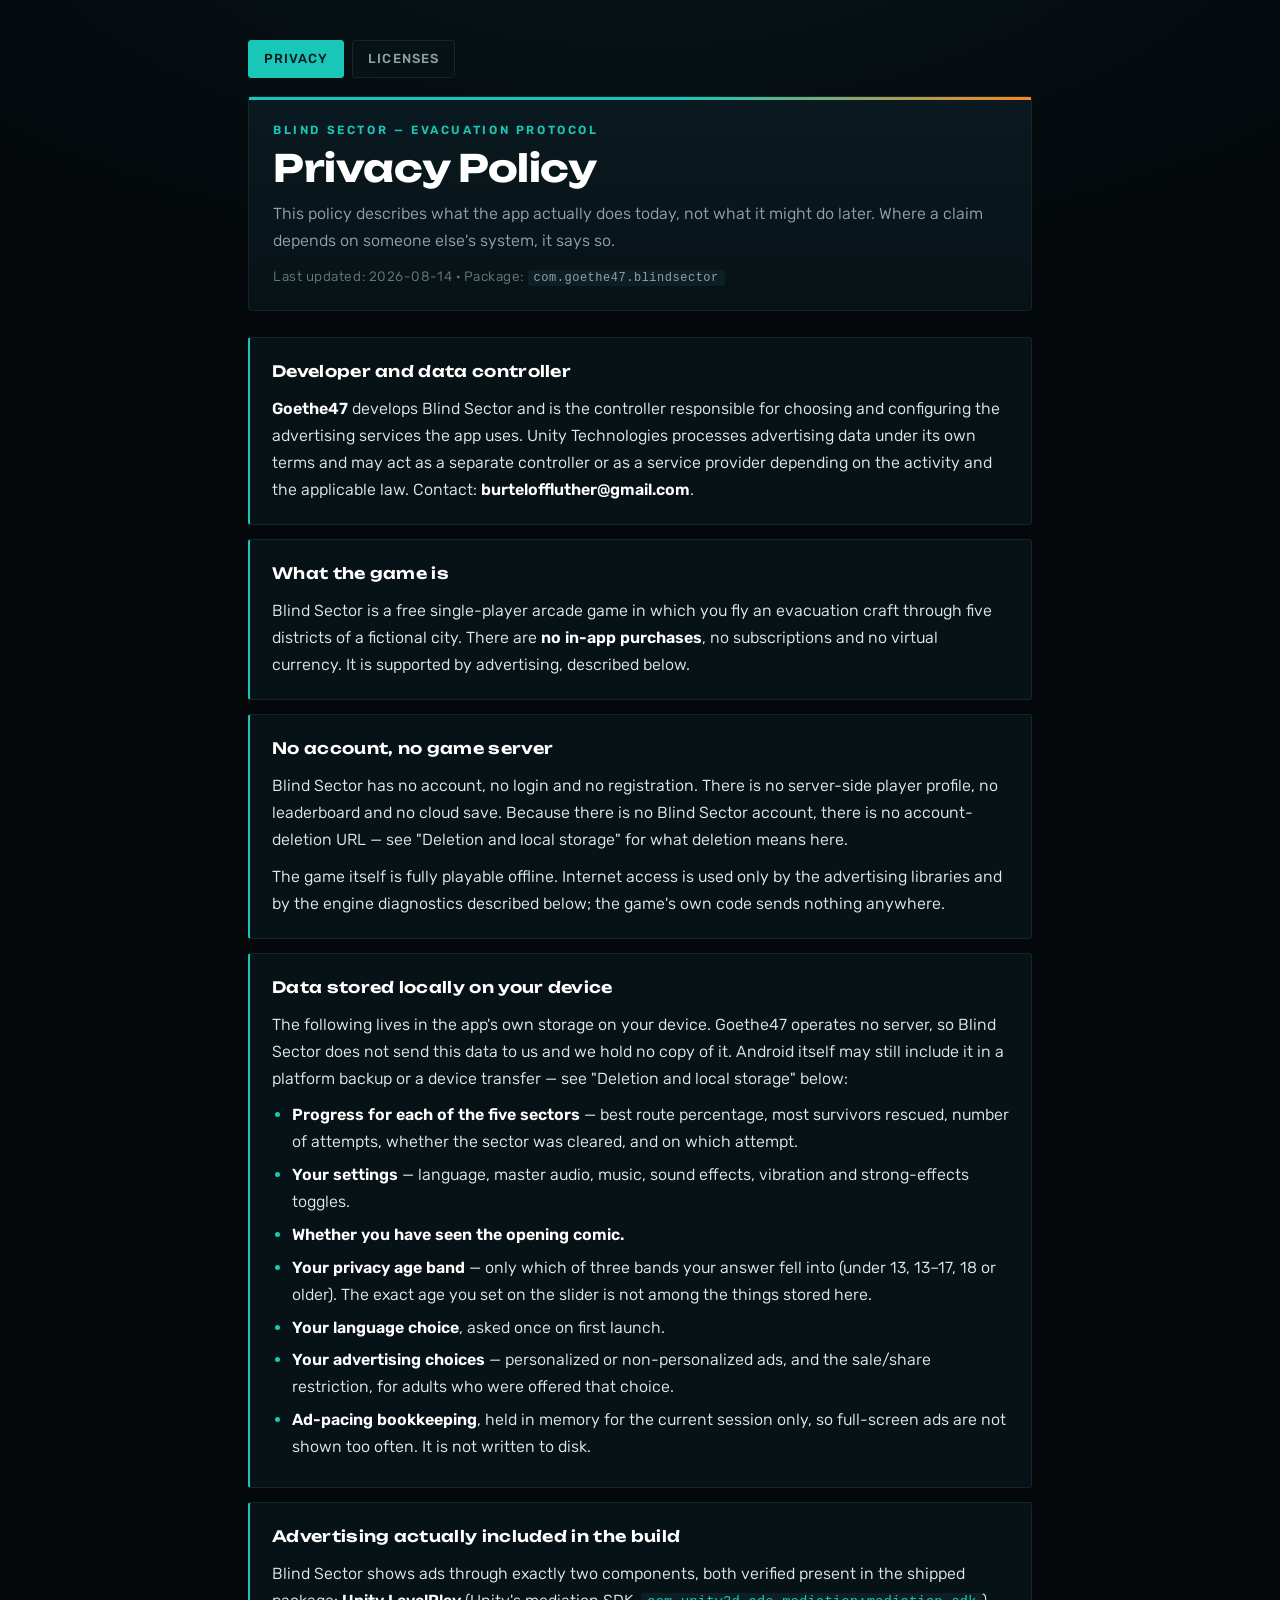
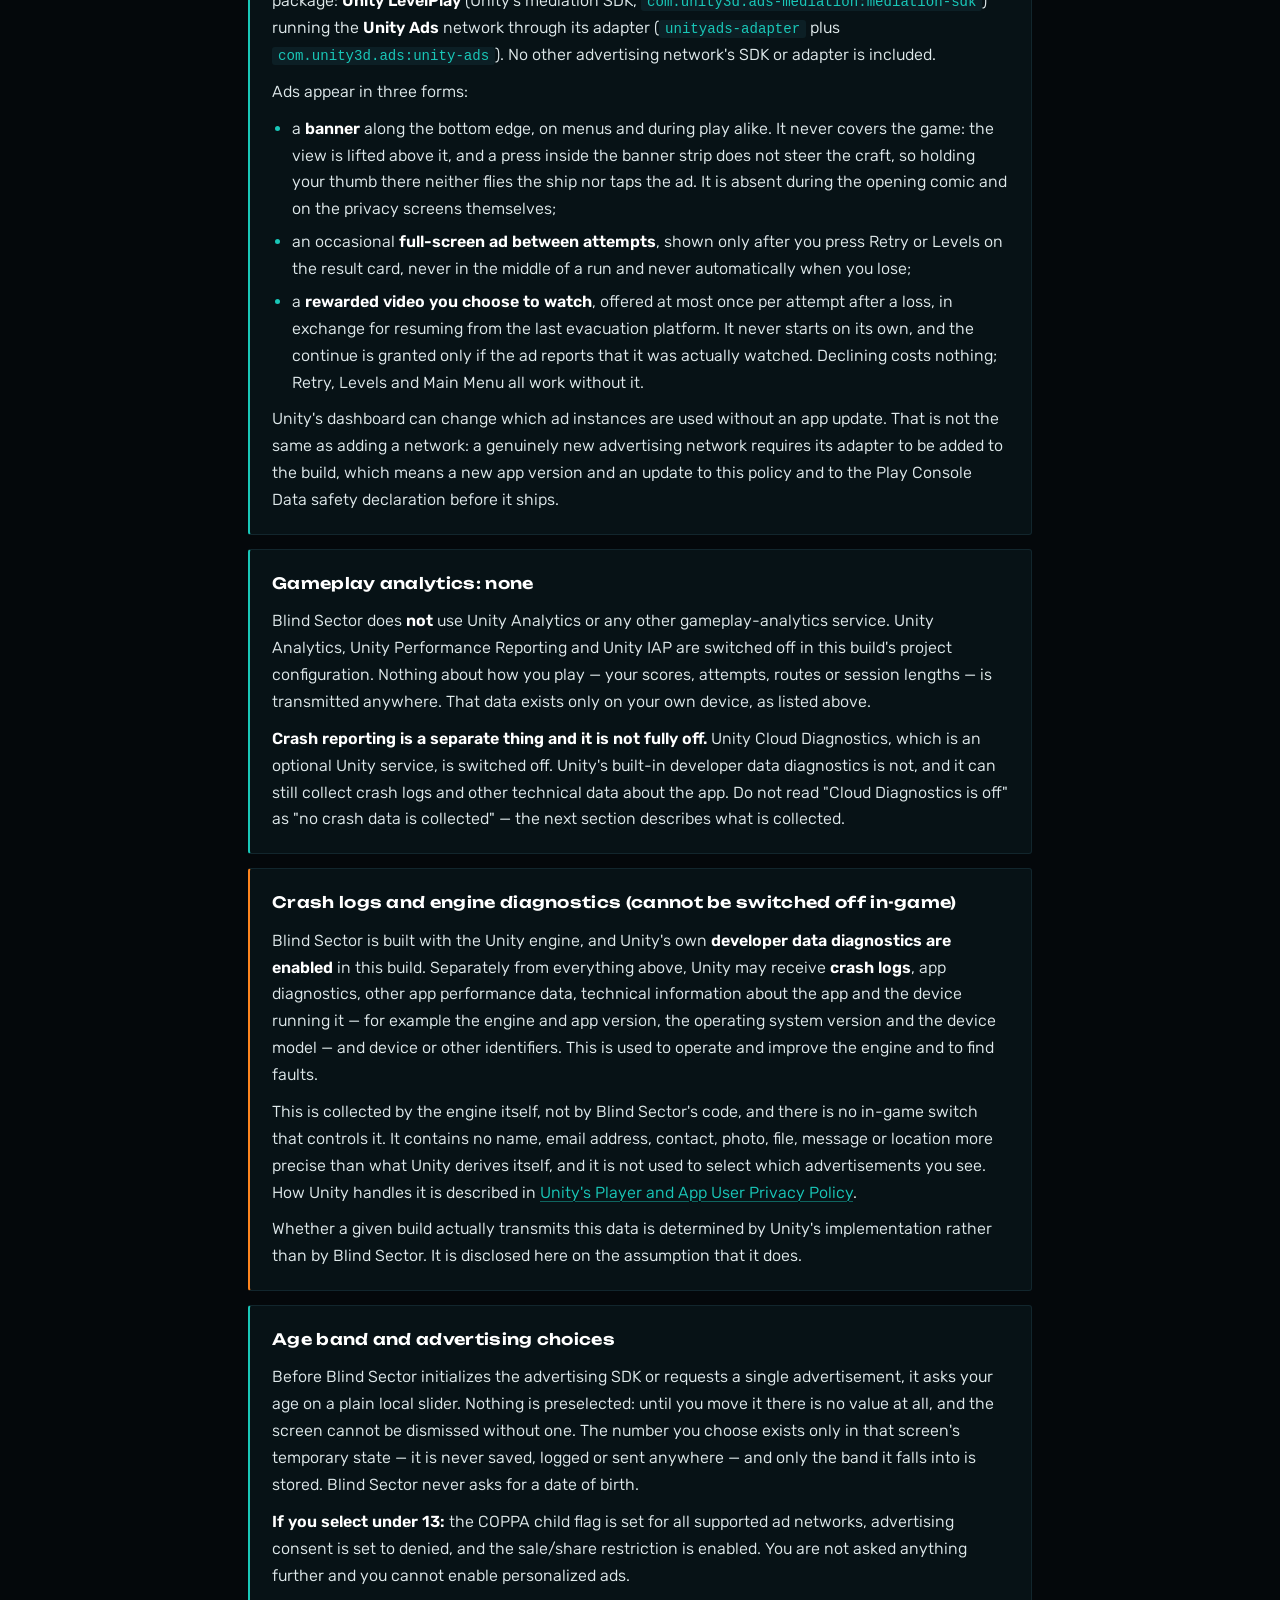
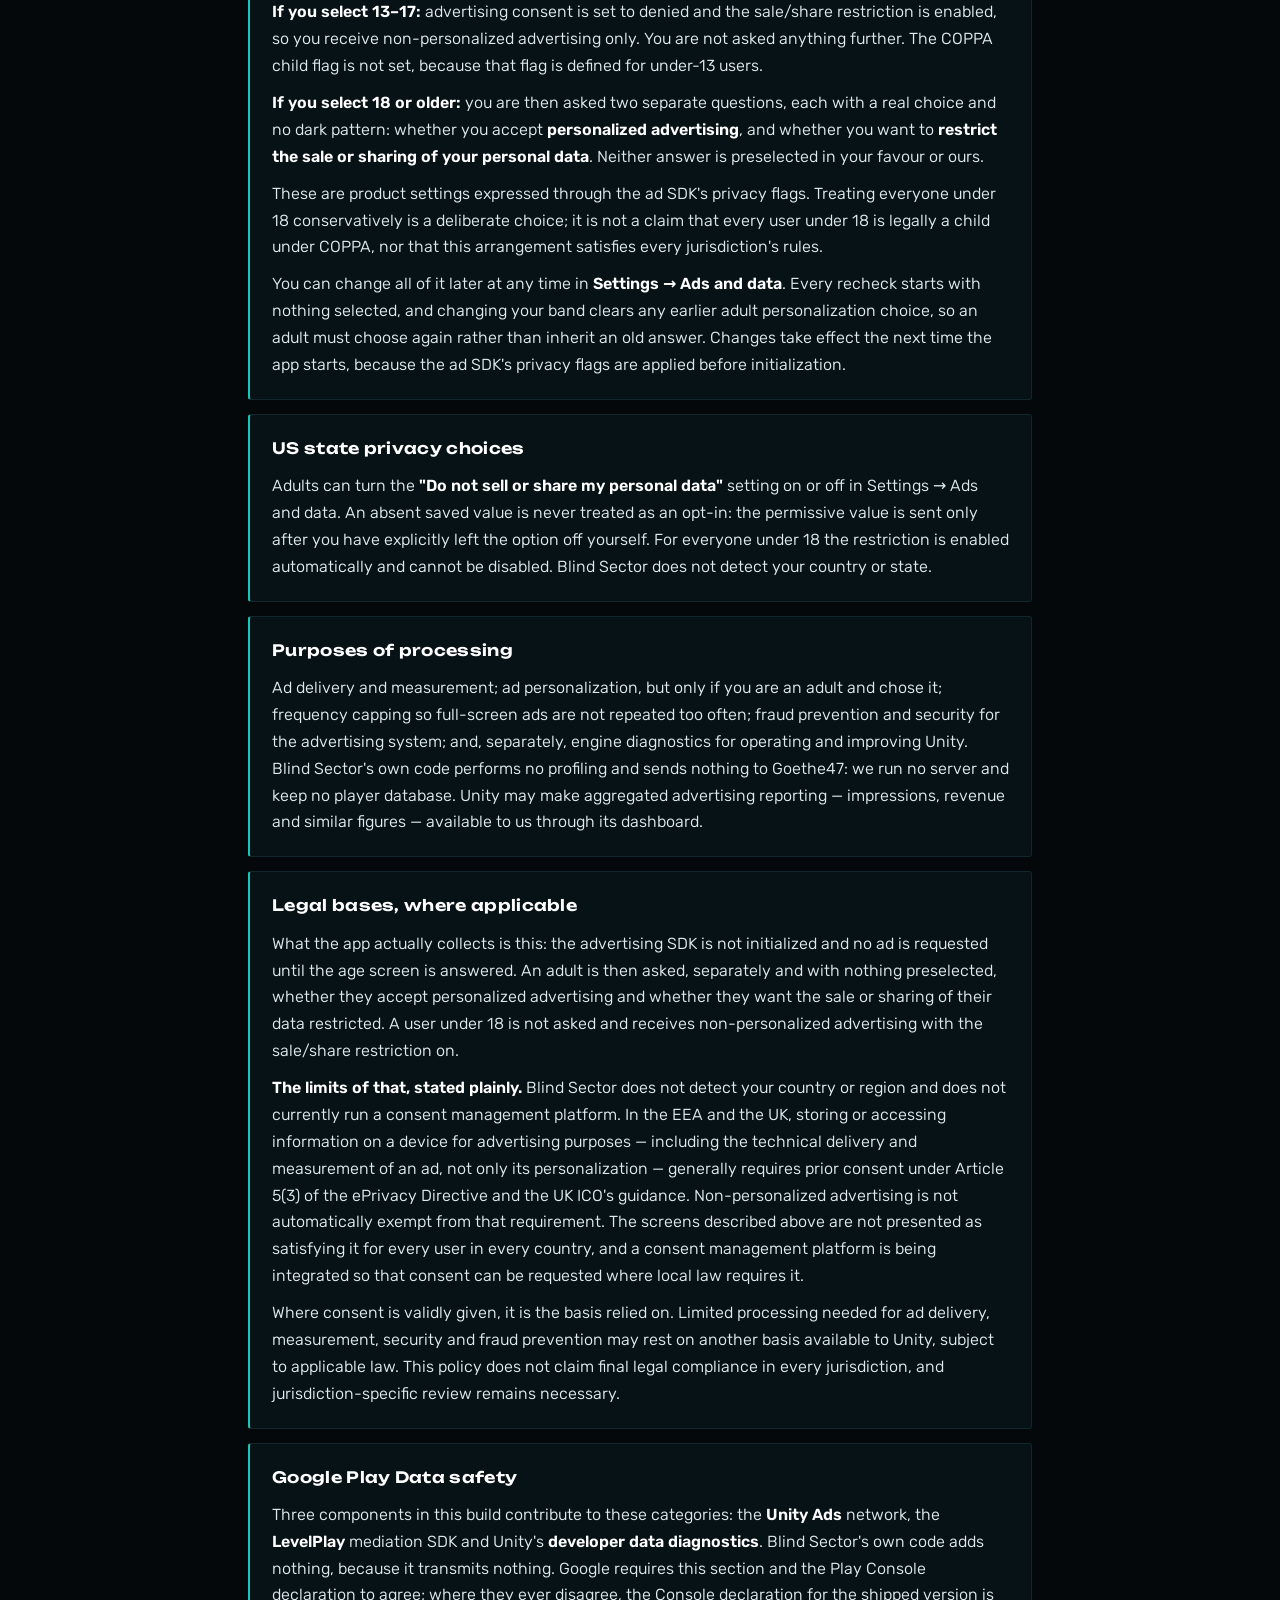
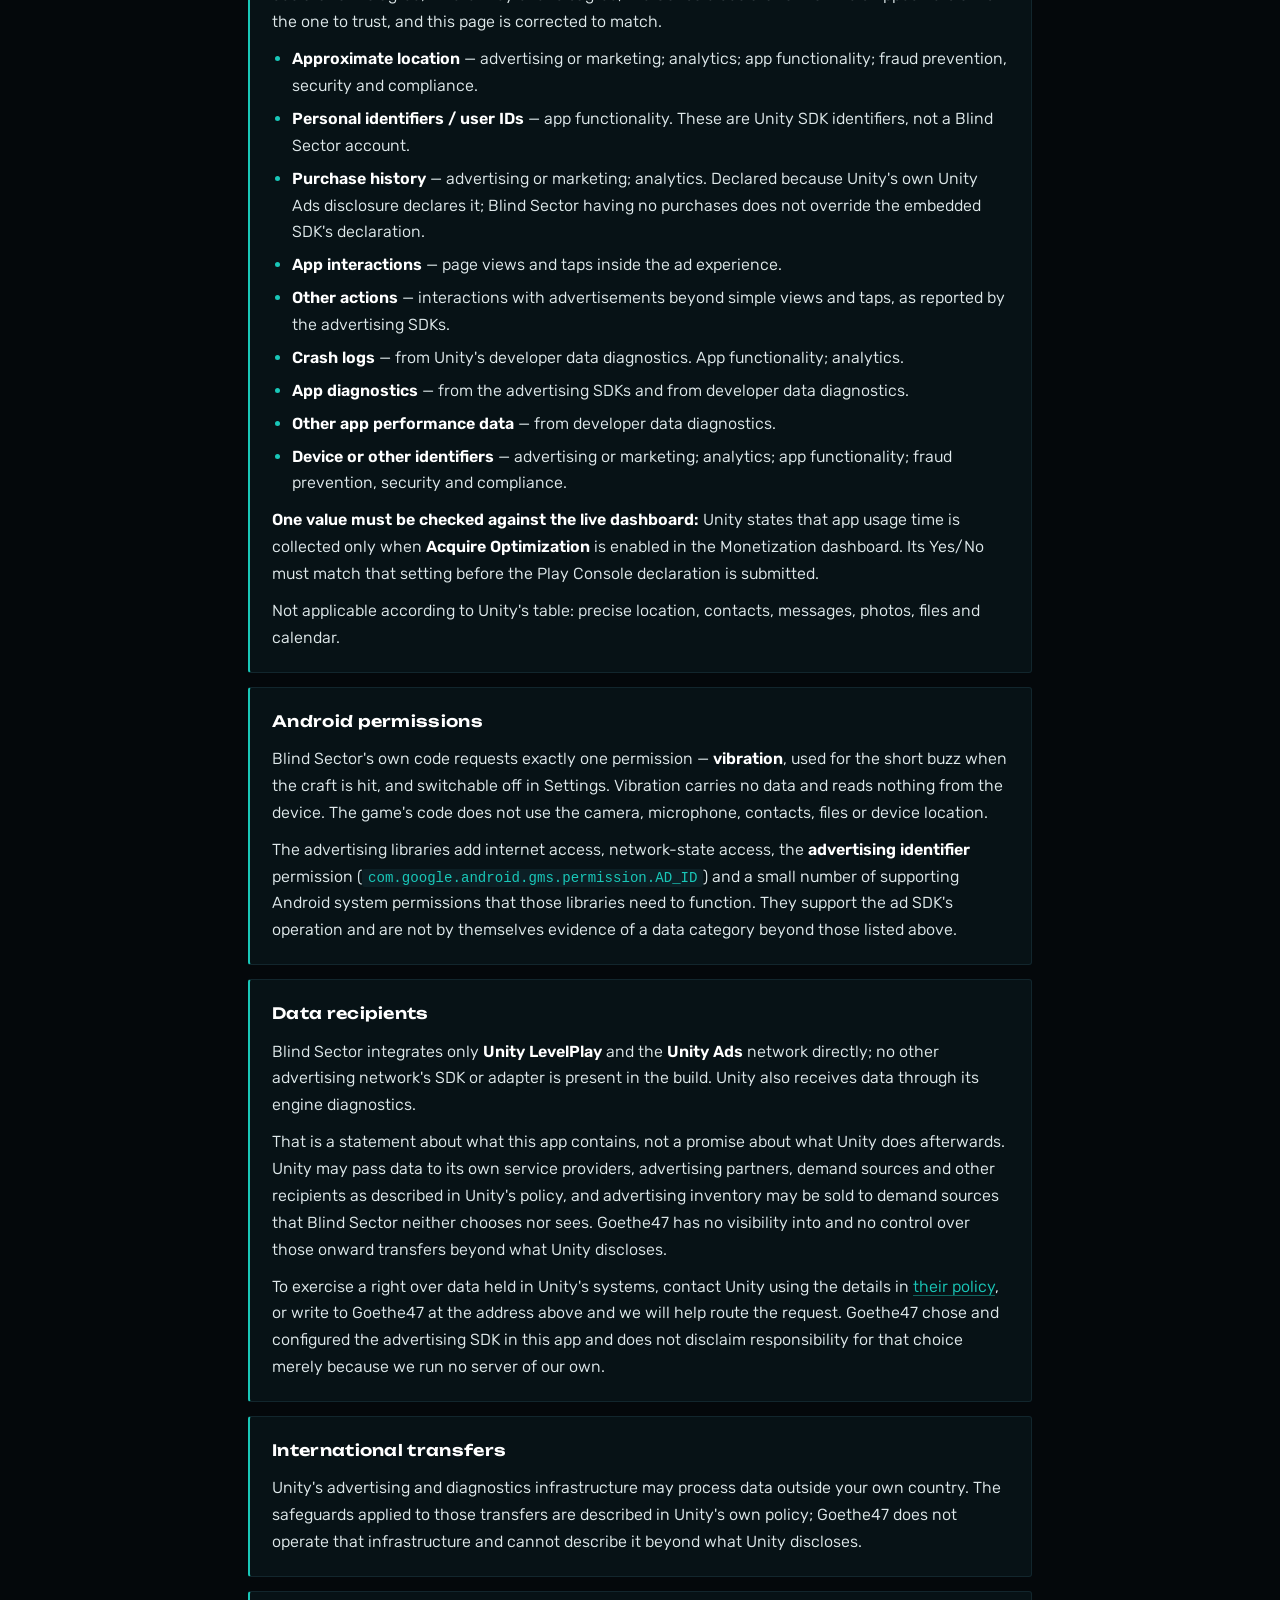
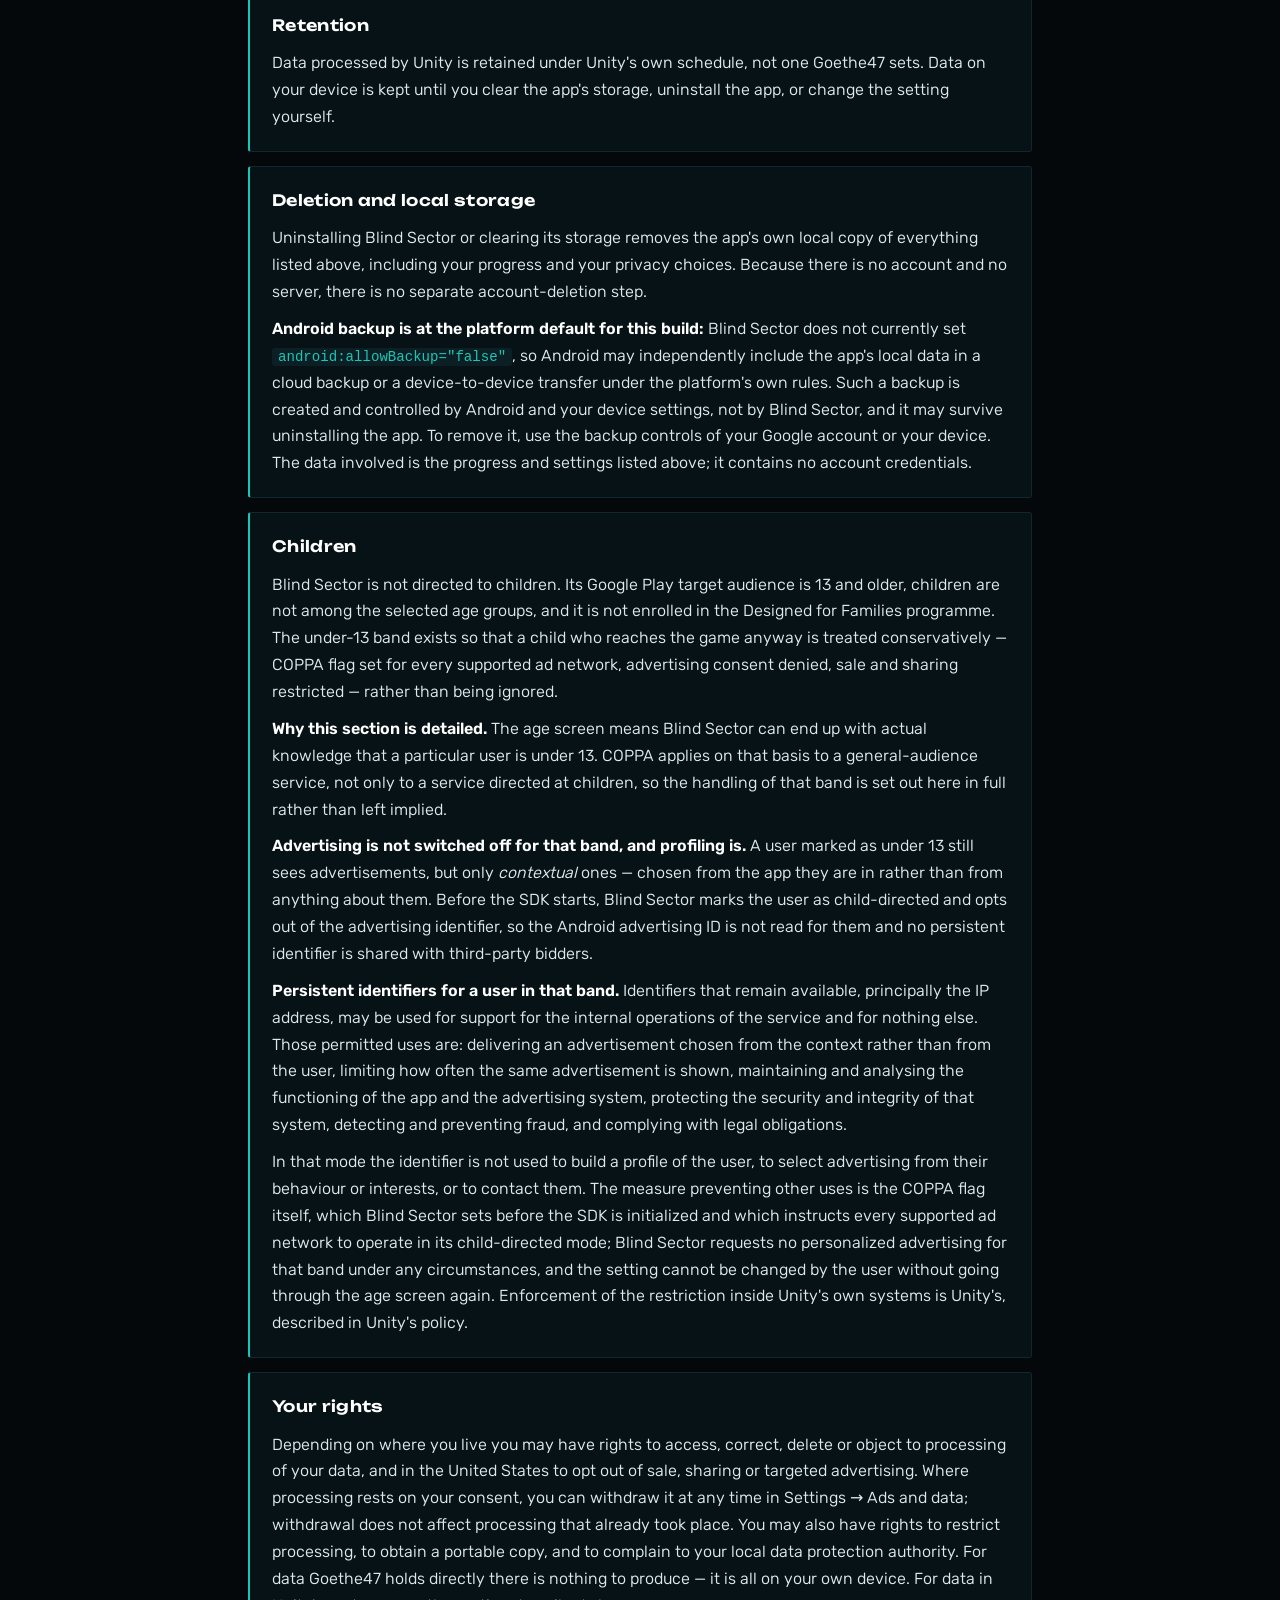
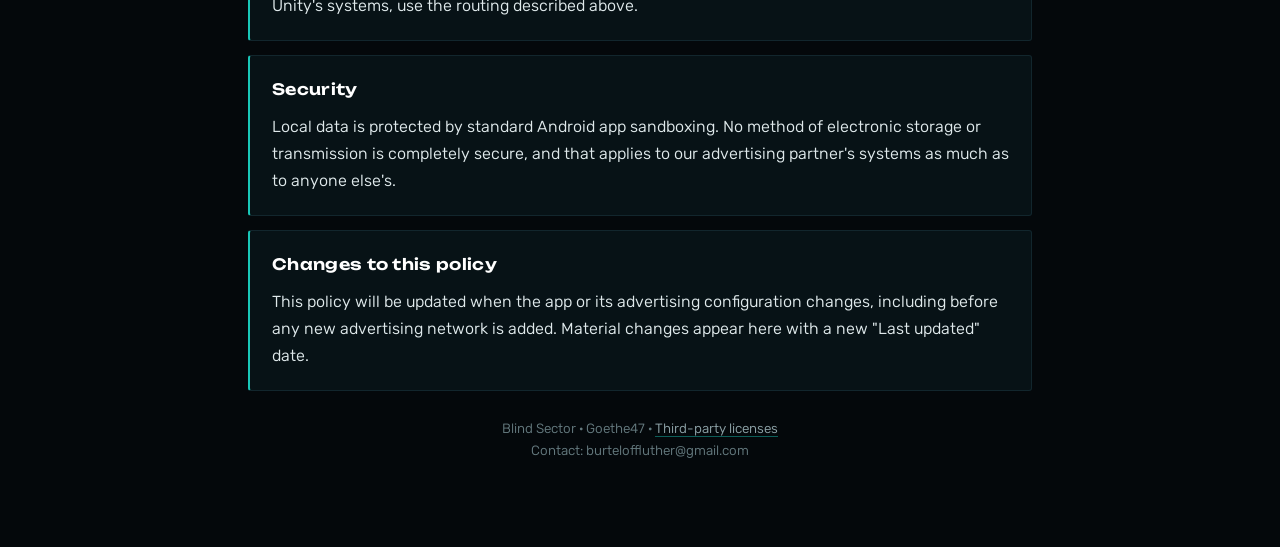
<file: index.html>
<!doctype html>
<html lang="en">
<head>
  <meta charset="utf-8" />
  <meta name="viewport" content="width=device-width,initial-scale=1" />
  <title>Blind Sector — Privacy Policy</title>
  <meta name="description" content="How Blind Sector handles your data: advertising, engine diagnostics, local storage and your privacy choices." />
  <link rel="stylesheet" href="styles.css" />
</head>
<body>
  <main class="container">
    <nav class="topbar">
      <a href="index.html" aria-current="page">Privacy</a>
      <a href="licenses.html">Licenses</a>
    </nav>

    <header class="page-header">
      <p class="eyebrow">Blind Sector — Evacuation Protocol</p>
      <h1>Privacy Policy</h1>
      <p class="lead">This policy describes what the app actually does today, not what it might do later. Where a claim depends on someone else's system, it says so.</p>
      <p class="meta">Last updated: 2026-08-14 · Package: <code>com.goethe47.blindsector</code></p>
    </header>

    <section>
      <h2>Developer and data controller</h2>
      <p><strong>Goethe47</strong> develops Blind Sector and is the controller responsible for choosing and configuring the advertising services the app uses. Unity Technologies processes advertising data under its own terms and may act as a separate controller or as a service provider depending on the activity and the applicable law. Contact: <strong>burteloffluther@gmail.com</strong>.</p>
    </section>

    <section>
      <h2>What the game is</h2>
      <p>Blind Sector is a free single-player arcade game in which you fly an evacuation craft through five districts of a fictional city. There are <strong>no in-app purchases</strong>, no subscriptions and no virtual currency. It is supported by advertising, described below.</p>
    </section>

    <section>
      <h2>No account, no game server</h2>
      <p>Blind Sector has no account, no login and no registration. There is no server-side player profile, no leaderboard and no cloud save. Because there is no Blind Sector account, there is no account-deletion URL — see "Deletion and local storage" for what deletion means here.</p>
      <p>The game itself is fully playable offline. Internet access is used only by the advertising libraries and by the engine diagnostics described below; the game's own code sends nothing anywhere.</p>
    </section>

    <section>
      <h2>Data stored locally on your device</h2>
      <p>The following lives in the app's own storage on your device. Goethe47 operates no server, so Blind Sector does not send this data to us and we hold no copy of it. Android itself may still include it in a platform backup or a device transfer — see "Deletion and local storage" below:</p>
      <ul>
        <li><strong>Progress for each of the five sectors</strong> — best route percentage, most survivors rescued, number of attempts, whether the sector was cleared, and on which attempt.</li>
        <li><strong>Your settings</strong> — language, master audio, music, sound effects, vibration and strong-effects toggles.</li>
        <li><strong>Whether you have seen the opening comic.</strong></li>
        <li><strong>Your privacy age band</strong> — only which of three bands your answer fell into (under 13, 13–17, 18 or older). The exact age you set on the slider is not among the things stored here.</li>
        <li><strong>Your language choice</strong>, asked once on first launch.</li>
        <li><strong>Your advertising choices</strong> — personalized or non-personalized ads, and the sale/share restriction, for adults who were offered that choice.</li>
        <li><strong>Ad-pacing bookkeeping</strong>, held in memory for the current session only, so full-screen ads are not shown too often. It is not written to disk.</li>
      </ul>
    </section>

    <section>
      <h2>Advertising actually included in the build</h2>
      <p>Blind Sector shows ads through exactly two components, both verified present in the shipped package: <strong>Unity LevelPlay</strong> (Unity's mediation SDK, <code>com.unity3d.ads-mediation:mediation-sdk</code>) running the <strong>Unity Ads</strong> network through its adapter (<code>unityads-adapter</code> plus <code>com.unity3d.ads:unity-ads</code>). No other advertising network's SDK or adapter is included.</p>
      <p>Ads appear in three forms:</p>
      <ul>
        <li>a <strong>banner</strong> along the bottom edge, on menus and during play alike. It never covers the game: the view is lifted above it, and a press inside the banner strip does not steer the craft, so holding your thumb there neither flies the ship nor taps the ad. It is absent during the opening comic and on the privacy screens themselves;</li>
        <li>an occasional <strong>full-screen ad between attempts</strong>, shown only after you press Retry or Levels on the result card, never in the middle of a run and never automatically when you lose;</li>
        <li>a <strong>rewarded video you choose to watch</strong>, offered at most once per attempt after a loss, in exchange for resuming from the last evacuation platform. It never starts on its own, and the continue is granted only if the ad reports that it was actually watched. Declining costs nothing; Retry, Levels and Main Menu all work without it.</li>
      </ul>
      <p>Unity's dashboard can change which ad instances are used without an app update. That is not the same as adding a network: a genuinely new advertising network requires its adapter to be added to the build, which means a new app version and an update to this policy and to the Play Console Data safety declaration before it ships.</p>
    </section>

    <section>
      <h2>Gameplay analytics: none</h2>
      <p>Blind Sector does <strong>not</strong> use Unity Analytics or any other gameplay-analytics service. Unity Analytics, Unity Performance Reporting and Unity IAP are switched off in this build's project configuration. Nothing about how you play — your scores, attempts, routes or session lengths — is transmitted anywhere. That data exists only on your own device, as listed above.</p>
      <p><strong>Crash reporting is a separate thing and it is not fully off.</strong> Unity Cloud Diagnostics, which is an optional Unity service, is switched off. Unity's built-in developer data diagnostics is not, and it can still collect crash logs and other technical data about the app. Do not read "Cloud Diagnostics is off" as "no crash data is collected" — the next section describes what is collected.</p>
    </section>

    <section class="warn">
      <h2>Crash logs and engine diagnostics (cannot be switched off in-game)</h2>
      <p>Blind Sector is built with the Unity engine, and Unity's own <strong>developer data diagnostics are enabled</strong> in this build. Separately from everything above, Unity may receive <strong>crash logs</strong>, app diagnostics, other app performance data, technical information about the app and the device running it — for example the engine and app version, the operating system version and the device model — and device or other identifiers. This is used to operate and improve the engine and to find faults.</p>
      <p>This is collected by the engine itself, not by Blind Sector's code, and there is no in-game switch that controls it. It contains no name, email address, contact, photo, file, message or location more precise than what Unity derives itself, and it is not used to select which advertisements you see. How Unity handles it is described in <a href="https://unity.com/legal/game-player-and-app-user-privacy-policy" target="_blank" rel="noopener">Unity's Player and App User Privacy Policy</a>.</p>
      <p>Whether a given build actually transmits this data is determined by Unity's implementation rather than by Blind Sector. It is disclosed here on the assumption that it does.</p>
    </section>

    <section>
      <h2>Age band and advertising choices</h2>
      <p>Before Blind Sector initializes the advertising SDK or requests a single advertisement, it asks your age on a plain local slider. Nothing is preselected: until you move it there is no value at all, and the screen cannot be dismissed without one. The number you choose exists only in that screen's temporary state — it is never saved, logged or sent anywhere — and only the band it falls into is stored. Blind Sector never asks for a date of birth.</p>
      <p><strong>If you select under 13:</strong> the COPPA child flag is set for all supported ad networks, advertising consent is set to denied, and the sale/share restriction is enabled. You are not asked anything further and you cannot enable personalized ads.</p>
      <p><strong>If you select 13–17:</strong> advertising consent is set to denied and the sale/share restriction is enabled, so you receive non-personalized advertising only. You are not asked anything further. The COPPA child flag is not set, because that flag is defined for under-13 users.</p>
      <p><strong>If you select 18 or older:</strong> you are then asked two separate questions, each with a real choice and no dark pattern: whether you accept <strong>personalized advertising</strong>, and whether you want to <strong>restrict the sale or sharing of your personal data</strong>. Neither answer is preselected in your favour or ours.</p>
      <p>These are product settings expressed through the ad SDK's privacy flags. Treating everyone under 18 conservatively is a deliberate choice; it is not a claim that every user under 18 is legally a child under COPPA, nor that this arrangement satisfies every jurisdiction's rules.</p>
      <p>You can change all of it later at any time in <strong>Settings → Ads and data</strong>. Every recheck starts with nothing selected, and changing your band clears any earlier adult personalization choice, so an adult must choose again rather than inherit an old answer. Changes take effect the next time the app starts, because the ad SDK's privacy flags are applied before initialization.</p>
    </section>

    <section>
      <h2>US state privacy choices</h2>
      <p>Adults can turn the <strong>"Do not sell or share my personal data"</strong> setting on or off in Settings → Ads and data. An absent saved value is never treated as an opt-in: the permissive value is sent only after you have explicitly left the option off yourself. For everyone under 18 the restriction is enabled automatically and cannot be disabled. Blind Sector does not detect your country or state.</p>
    </section>

    <section>
      <h2>Purposes of processing</h2>
      <p>Ad delivery and measurement; ad personalization, but only if you are an adult and chose it; frequency capping so full-screen ads are not repeated too often; fraud prevention and security for the advertising system; and, separately, engine diagnostics for operating and improving Unity. Blind Sector's own code performs no profiling and sends nothing to Goethe47: we run no server and keep no player database. Unity may make aggregated advertising reporting — impressions, revenue and similar figures — available to us through its dashboard.</p>
    </section>

    <section>
      <h2>Legal bases, where applicable</h2>
      <p>What the app actually collects is this: the advertising SDK is not initialized and no ad is requested until the age screen is answered. An adult is then asked, separately and with nothing preselected, whether they accept personalized advertising and whether they want the sale or sharing of their data restricted. A user under 18 is not asked and receives non-personalized advertising with the sale/share restriction on.</p>
      <p><strong>The limits of that, stated plainly.</strong> Blind Sector does not detect your country or region and does not currently run a consent management platform. In the EEA and the UK, storing or accessing information on a device for advertising purposes — including the technical delivery and measurement of an ad, not only its personalization — generally requires prior consent under Article 5(3) of the ePrivacy Directive and the UK ICO's guidance. Non-personalized advertising is not automatically exempt from that requirement. The screens described above are not presented as satisfying it for every user in every country, and a consent management platform is being integrated so that consent can be requested where local law requires it.</p>
      <p>Where consent is validly given, it is the basis relied on. Limited processing needed for ad delivery, measurement, security and fraud prevention may rest on another basis available to Unity, subject to applicable law. This policy does not claim final legal compliance in every jurisdiction, and jurisdiction-specific review remains necessary.</p>
    </section>

    <section>
      <h2>Google Play Data safety</h2>
      <p>Three components in this build contribute to these categories: the <strong>Unity Ads</strong> network, the <strong>LevelPlay</strong> mediation SDK and Unity's <strong>developer data diagnostics</strong>. Blind Sector's own code adds nothing, because it transmits nothing. Google requires this section and the Play Console declaration to agree; where they ever disagree, the Console declaration for the shipped version is the one to trust, and this page is corrected to match.</p>
      <ul>
        <li><strong>Approximate location</strong> — advertising or marketing; analytics; app functionality; fraud prevention, security and compliance.</li>
        <li><strong>Personal identifiers / user IDs</strong> — app functionality. These are Unity SDK identifiers, not a Blind Sector account.</li>
        <li><strong>Purchase history</strong> — advertising or marketing; analytics. Declared because Unity's own Unity Ads disclosure declares it; Blind Sector having no purchases does not override the embedded SDK's declaration.</li>
        <li><strong>App interactions</strong> — page views and taps inside the ad experience.</li>
        <li><strong>Other actions</strong> — interactions with advertisements beyond simple views and taps, as reported by the advertising SDKs.</li>
        <li><strong>Crash logs</strong> — from Unity's developer data diagnostics. App functionality; analytics.</li>
        <li><strong>App diagnostics</strong> — from the advertising SDKs and from developer data diagnostics.</li>
        <li><strong>Other app performance data</strong> — from developer data diagnostics.</li>
        <li><strong>Device or other identifiers</strong> — advertising or marketing; analytics; app functionality; fraud prevention, security and compliance.</li>
      </ul>
      <p><strong>One value must be checked against the live dashboard:</strong> Unity states that app usage time is collected only when <strong>Acquire Optimization</strong> is enabled in the Monetization dashboard. Its Yes/No must match that setting before the Play Console declaration is submitted.</p>
      <p>Not applicable according to Unity's table: precise location, contacts, messages, photos, files and calendar.</p>
    </section>

    <section>
      <h2>Android permissions</h2>
      <p>Blind Sector's own code requests exactly one permission — <strong>vibration</strong>, used for the short buzz when the craft is hit, and switchable off in Settings. Vibration carries no data and reads nothing from the device. The game's code does not use the camera, microphone, contacts, files or device location.</p>
      <p>The advertising libraries add internet access, network-state access, the <strong>advertising identifier</strong> permission (<code>com.google.android.gms.permission.AD_ID</code>) and a small number of supporting Android system permissions that those libraries need to function. They support the ad SDK's operation and are not by themselves evidence of a data category beyond those listed above.</p>
    </section>

    <section>
      <h2>Data recipients</h2>
      <p>Blind Sector integrates only <strong>Unity LevelPlay</strong> and the <strong>Unity Ads</strong> network directly; no other advertising network's SDK or adapter is present in the build. Unity also receives data through its engine diagnostics.</p>
      <p>That is a statement about what this app contains, not a promise about what Unity does afterwards. Unity may pass data to its own service providers, advertising partners, demand sources and other recipients as described in Unity's policy, and advertising inventory may be sold to demand sources that Blind Sector neither chooses nor sees. Goethe47 has no visibility into and no control over those onward transfers beyond what Unity discloses.</p>
      <p>To exercise a right over data held in Unity's systems, contact Unity using the details in <a href="https://unity.com/legal/game-player-and-app-user-privacy-policy" target="_blank" rel="noopener">their policy</a>, or write to Goethe47 at the address above and we will help route the request. Goethe47 chose and configured the advertising SDK in this app and does not disclaim responsibility for that choice merely because we run no server of our own.</p>
    </section>

    <section>
      <h2>International transfers</h2>
      <p>Unity's advertising and diagnostics infrastructure may process data outside your own country. The safeguards applied to those transfers are described in Unity's own policy; Goethe47 does not operate that infrastructure and cannot describe it beyond what Unity discloses.</p>
    </section>

    <section>
      <h2>Retention</h2>
      <p>Data processed by Unity is retained under Unity's own schedule, not one Goethe47 sets. Data on your device is kept until you clear the app's storage, uninstall the app, or change the setting yourself.</p>
    </section>

    <section>
      <h2>Deletion and local storage</h2>
      <p>Uninstalling Blind Sector or clearing its storage removes the app's own local copy of everything listed above, including your progress and your privacy choices. Because there is no account and no server, there is no separate account-deletion step.</p>
      <p><strong>Android backup is at the platform default for this build:</strong> Blind Sector does not currently set <code>android:allowBackup="false"</code>, so Android may independently include the app's local data in a cloud backup or a device-to-device transfer under the platform's own rules. Such a backup is created and controlled by Android and your device settings, not by Blind Sector, and it may survive uninstalling the app. To remove it, use the backup controls of your Google account or your device. The data involved is the progress and settings listed above; it contains no account credentials.</p>
    </section>

    <section>
      <h2>Children</h2>
      <p>Blind Sector is not directed to children. Its Google Play target audience is 13 and older, children are not among the selected age groups, and it is not enrolled in the Designed for Families programme. The under-13 band exists so that a child who reaches the game anyway is treated conservatively — COPPA flag set for every supported ad network, advertising consent denied, sale and sharing restricted — rather than being ignored.</p>
      <p><strong>Why this section is detailed.</strong> The age screen means Blind Sector can end up with actual knowledge that a particular user is under 13. COPPA applies on that basis to a general-audience service, not only to a service directed at children, so the handling of that band is set out here in full rather than left implied.</p>
      <p><strong>Advertising is not switched off for that band, and profiling is.</strong> A user marked as under 13 still sees advertisements, but only <em>contextual</em> ones — chosen from the app they are in rather than from anything about them. Before the SDK starts, Blind Sector marks the user as child-directed and opts out of the advertising identifier, so the Android advertising ID is not read for them and no persistent identifier is shared with third-party bidders.</p>
      <p><strong>Persistent identifiers for a user in that band.</strong> Identifiers that remain available, principally the IP address, may be used for support for the internal operations of the service and for nothing else. Those permitted uses are: delivering an advertisement chosen from the context rather than from the user, limiting how often the same advertisement is shown, maintaining and analysing the functioning of the app and the advertising system, protecting the security and integrity of that system, detecting and preventing fraud, and complying with legal obligations.</p>
      <p>In that mode the identifier is not used to build a profile of the user, to select advertising from their behaviour or interests, or to contact them. The measure preventing other uses is the COPPA flag itself, which Blind Sector sets before the SDK is initialized and which instructs every supported ad network to operate in its child-directed mode; Blind Sector requests no personalized advertising for that band under any circumstances, and the setting cannot be changed by the user without going through the age screen again. Enforcement of the restriction inside Unity's own systems is Unity's, described in Unity's policy.</p>
    </section>

    <section>
      <h2>Your rights</h2>
      <p>Depending on where you live you may have rights to access, correct, delete or object to processing of your data, and in the United States to opt out of sale, sharing or targeted advertising. Where processing rests on your consent, you can withdraw it at any time in Settings → Ads and data; withdrawal does not affect processing that already took place. You may also have rights to restrict processing, to obtain a portable copy, and to complain to your local data protection authority. For data Goethe47 holds directly there is nothing to produce — it is all on your own device. For data in Unity's systems, use the routing described above.</p>
    </section>

    <section>
      <h2>Security</h2>
      <p>Local data is protected by standard Android app sandboxing. No method of electronic storage or transmission is completely secure, and that applies to our advertising partner's systems as much as to anyone else's.</p>
    </section>

    <section>
      <h2>Changes to this policy</h2>
      <p>This policy will be updated when the app or its advertising configuration changes, including before any new advertising network is added. Material changes appear here with a new "Last updated" date.</p>
    </section>

    <p class="footer">
      Blind Sector · Goethe47 · <a href="licenses.html">Third-party licenses</a><br />
      Contact: burteloffluther@gmail.com
    </p>
  </main>
</body>
</html>
</file>
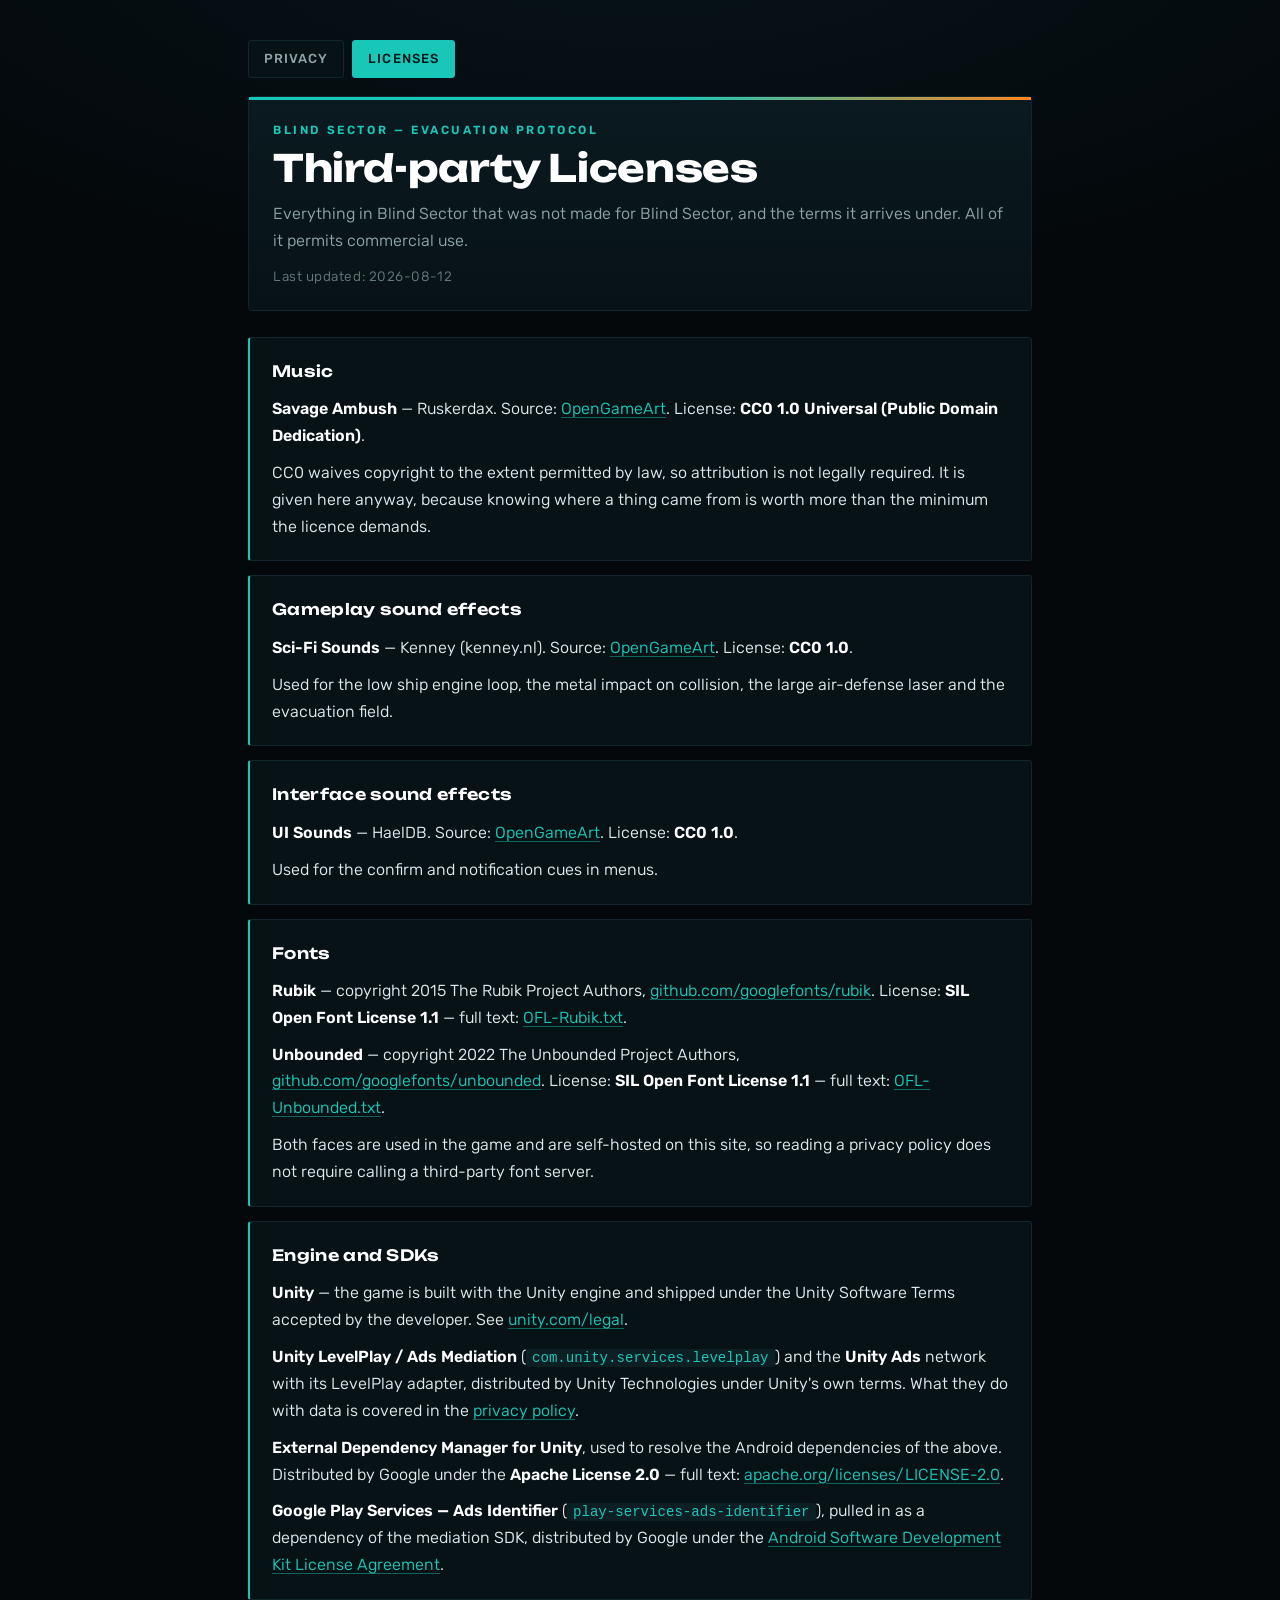
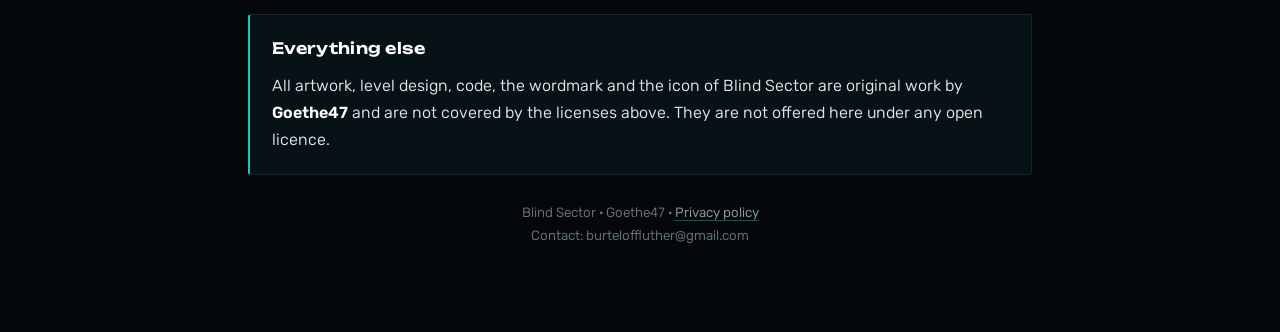
<file: licenses.html>
<!doctype html>
<html lang="en">
<head>
  <meta charset="utf-8" />
  <meta name="viewport" content="width=device-width,initial-scale=1" />
  <title>Blind Sector — Third-party Licenses</title>
  <meta name="description" content="Third-party audio, fonts and software used in Blind Sector, with their licenses and sources." />
  <link rel="stylesheet" href="styles.css" />
</head>
<body>
  <main class="container">
    <nav class="topbar">
      <a href="index.html">Privacy</a>
      <a href="licenses.html" aria-current="page">Licenses</a>
    </nav>

    <header class="page-header">
      <p class="eyebrow">Blind Sector — Evacuation Protocol</p>
      <h1>Third-party Licenses</h1>
      <p class="lead">Everything in Blind Sector that was not made for Blind Sector, and the terms it arrives under. All of it permits commercial use.</p>
      <p class="meta">Last updated: 2026-08-12</p>
    </header>

    <section>
      <h2>Music</h2>
      <p><strong>Savage Ambush</strong> — Ruskerdax. Source: <a href="https://opengameart.org/content/savage-ambush" target="_blank" rel="noopener">OpenGameArt</a>. License: <strong>CC0 1.0 Universal (Public Domain Dedication)</strong>.</p>
      <p>CC0 waives copyright to the extent permitted by law, so attribution is not legally required. It is given here anyway, because knowing where a thing came from is worth more than the minimum the licence demands.</p>
    </section>

    <section>
      <h2>Gameplay sound effects</h2>
      <p><strong>Sci-Fi Sounds</strong> — Kenney (kenney.nl). Source: <a href="https://opengameart.org/content/sci-fi-sounds" target="_blank" rel="noopener">OpenGameArt</a>. License: <strong>CC0 1.0</strong>.</p>
      <p>Used for the low ship engine loop, the metal impact on collision, the large air-defense laser and the evacuation field.</p>
    </section>

    <section>
      <h2>Interface sound effects</h2>
      <p><strong>UI Sounds</strong> — HaelDB. Source: <a href="https://opengameart.org/content/ui-sounds-0" target="_blank" rel="noopener">OpenGameArt</a>. License: <strong>CC0 1.0</strong>.</p>
      <p>Used for the confirm and notification cues in menus.</p>
    </section>

    <section>
      <h2>Fonts</h2>
      <p><strong>Rubik</strong> — copyright 2015 The Rubik Project Authors, <a href="https://github.com/googlefonts/rubik" target="_blank" rel="noopener">github.com/googlefonts/rubik</a>. License: <strong>SIL Open Font License 1.1</strong> — full text: <a href="fonts/OFL-Rubik.txt">OFL-Rubik.txt</a>.</p>
      <p><strong>Unbounded</strong> — copyright 2022 The Unbounded Project Authors, <a href="https://github.com/googlefonts/unbounded" target="_blank" rel="noopener">github.com/googlefonts/unbounded</a>. License: <strong>SIL Open Font License 1.1</strong> — full text: <a href="fonts/OFL-Unbounded.txt">OFL-Unbounded.txt</a>.</p>
      <p>Both faces are used in the game and are self-hosted on this site, so reading a privacy policy does not require calling a third-party font server.</p>
    </section>

    <section>
      <h2>Engine and SDKs</h2>
      <p><strong>Unity</strong> — the game is built with the Unity engine and shipped under the Unity Software Terms accepted by the developer. See <a href="https://unity.com/legal" target="_blank" rel="noopener">unity.com/legal</a>.</p>
      <p><strong>Unity LevelPlay / Ads Mediation</strong> (<code>com.unity.services.levelplay</code>) and the <strong>Unity Ads</strong> network with its LevelPlay adapter, distributed by Unity Technologies under Unity's own terms. What they do with data is covered in the <a href="index.html">privacy policy</a>.</p>
      <p><strong>External Dependency Manager for Unity</strong>, used to resolve the Android dependencies of the above. Distributed by Google under the <strong>Apache License 2.0</strong> — full text: <a href="https://www.apache.org/licenses/LICENSE-2.0" target="_blank" rel="noopener">apache.org/licenses/LICENSE-2.0</a>.</p>
      <p><strong>Google Play Services — Ads Identifier</strong> (<code>play-services-ads-identifier</code>), pulled in as a dependency of the mediation SDK, distributed by Google under the <a href="https://developer.android.com/studio/terms" target="_blank" rel="noopener">Android Software Development Kit License Agreement</a>.</p>
    </section>

    <section>
      <h2>Everything else</h2>
      <p>All artwork, level design, code, the wordmark and the icon of Blind Sector are original work by <strong>Goethe47</strong> and are not covered by the licenses above. They are not offered here under any open licence.</p>
    </section>

    <p class="footer">
      Blind Sector · Goethe47 · <a href="index.html">Privacy policy</a><br />
      Contact: burteloffluther@gmail.com
    </p>
  </main>
</body>
</html>
</file>
<file: styles.css>
/* Fonts are self-hosted on purpose: a privacy page should not make the reader's
   browser call a third-party font host before they have read a word of it.
   Both faces are SIL Open Font License 1.1 — see fonts/OFL-*.txt. */
@font-face {
  font-family: "Rubik";
  src: url("fonts/Rubik-Variable.ttf") format("truetype-variations");
  font-weight: 300 900;
  font-display: swap;
}

@font-face {
  font-family: "Unbounded";
  src: url("fonts/Unbounded-Variable.ttf") format("truetype-variations");
  font-weight: 300 900;
  font-display: swap;
}

:root {
  --bg: #04080b;
  --bg-glow: #07141a;
  --card: #071216;
  --card-edge: #12262d;
  --ink: #dfe9eb;
  --muted: #8ea3a8;
  --dim: #64797e;
  --accent: #19c7b8;
  --amber: #ff851e;
}

* { box-sizing: border-box; }

body {
  margin: 0;
  font-family: "Rubik", "Segoe UI", system-ui, sans-serif;
  font-weight: 350;
  color: var(--ink);
  line-height: 1.68;
  background:
    radial-gradient(120% 70% at 50% -10%, var(--bg-glow) 0%, transparent 60%),
    var(--bg);
  background-attachment: fixed;
}

.container {
  max-width: 820px;
  margin: 0 auto;
  padding: 40px 18px 72px;
}

/* ---------------------------------------------------------------- header */

.page-header {
  position: relative;
  margin-bottom: 26px;
  padding: 26px 24px 22px;
  background: linear-gradient(180deg, #0a1a20 0%, var(--card) 100%);
  border: 1px solid var(--card-edge);
  border-radius: 4px;
}

/* The accent rule above the title is the game's own panel signature. */
.page-header::before {
  content: "";
  position: absolute;
  inset: 0 0 auto 0;
  height: 3px;
  background: linear-gradient(90deg, var(--accent) 0%, var(--accent) 55%, var(--amber) 100%);
}

.eyebrow {
  margin: 0 0 10px;
  color: var(--accent);
  font: 600 0.74rem "Rubik", sans-serif;
  letter-spacing: 0.22em;
  text-transform: uppercase;
}

h1 {
  margin: 0 0 12px;
  font-family: "Unbounded", "Rubik", sans-serif;
  font-weight: 700;
  font-size: clamp(1.65rem, 1.3rem + 1.6vw, 2.35rem);
  line-height: 1.12;
  letter-spacing: -0.01em;
  color: #fff;
}

.lead { margin: 0 0 10px; color: var(--muted); }

.meta {
  margin: 0;
  color: var(--dim);
  font-size: 0.85rem;
  letter-spacing: 0.04em;
}

.meta code { color: var(--muted); }

/* ------------------------------------------------------------- nav / lang */

.topbar {
  display: flex;
  flex-wrap: wrap;
  gap: 8px;
  margin-bottom: 18px;
}

.topbar a {
  padding: 7px 15px;
  border: 1px solid var(--card-edge);
  border-radius: 3px;
  background: var(--card);
  color: var(--muted);
  font-size: 0.82rem;
  font-weight: 500;
  letter-spacing: 0.08em;
  text-transform: uppercase;
  text-decoration: none;
  transition: border-color 0.15s, color 0.15s;
}

.topbar a:hover { border-color: var(--accent); color: var(--accent); }

.topbar a[aria-current="page"] {
  border-color: var(--accent);
  color: #04191a;
  background: var(--accent);
}

/* ------------------------------------------------------------- sections */

section {
  margin-bottom: 14px;
  padding: 20px 22px;
  background: var(--card);
  border: 1px solid var(--card-edge);
  border-left: 2px solid var(--accent);
  border-radius: 3px;
}

section.warn { border-left-color: var(--amber); }

section h2 {
  margin: 0 0 12px;
  font-family: "Unbounded", "Rubik", sans-serif;
  font-weight: 600;
  font-size: 0.98rem;
  letter-spacing: 0.02em;
  color: #fff;
}

section p { margin: 10px 0; }
section p:first-of-type { margin-top: 0; }
section p:last-child { margin-bottom: 0; }

strong { color: #fff; font-weight: 600; }

ul { margin: 10px 0 0; padding-left: 20px; }
li { margin: 6px 0; }
li::marker { color: var(--accent); }

code {
  padding: 1px 6px;
  border-radius: 3px;
  background: #0c1f25;
  color: var(--accent);
  font-family: ui-monospace, "Cascadia Mono", Consolas, monospace;
  font-size: 0.88em;
}

a {
  color: var(--accent);
  text-decoration: underline;
  text-underline-offset: 3px;
  text-decoration-color: rgba(25, 199, 184, 0.45);
  text-decoration-thickness: 1px;
}

a:hover { text-decoration-color: var(--accent); }

/* ------------------------------------------------- language switch + log */

.langswitch { margin-left: auto; display: flex; gap: 6px; }

.langswitch button {
  padding: 7px 15px;
  border: 1px solid var(--card-edge);
  border-radius: 3px;
  background: var(--card);
  color: var(--muted);
  font: 500 0.82rem "Rubik", sans-serif;
  letter-spacing: 0.08em;
  text-transform: uppercase;
  cursor: pointer;
  transition: border-color 0.15s, color 0.15s;
}

.langswitch button:hover { border-color: var(--accent); color: var(--accent); }

.langswitch button[aria-pressed="true"] {
  border-color: var(--accent);
  background: var(--accent);
  color: #04191a;
}

.log-wrap { overflow-x: auto; margin-top: 10px; }

table.log {
  width: 100%;
  min-width: 480px;
  border-collapse: collapse;
  font-size: 0.94rem;
}

table.log th,
table.log td {
  padding: 9px 10px;
  text-align: left;
  vertical-align: top;
  border-bottom: 1px solid var(--card-edge);
}

table.log th {
  color: var(--dim);
  font-weight: 500;
  font-size: 0.78rem;
  letter-spacing: 0.1em;
  text-transform: uppercase;
}

table.log td:last-child { white-space: nowrap; }

.st {
  display: inline-block;
  padding: 2px 10px;
  border-radius: 999px;
  font-size: 0.78rem;
  font-weight: 500;
  white-space: nowrap;
}

.st-done { background: rgba(25, 199, 184, 0.16); color: var(--accent); }
.st-wip { background: rgba(255, 133, 30, 0.16); color: var(--amber); }
.st-open { background: rgba(142, 163, 168, 0.14); color: var(--muted); }

.footer {
  margin-top: 26px;
  color: var(--dim);
  font-size: 0.84rem;
  text-align: center;
}

.footer a { color: var(--muted); }

@media (max-width: 640px) {
  .container { padding: 26px 13px 48px; }
  .page-header { padding: 20px 17px 17px; }
  section { padding: 16px 16px; }
}

@media (prefers-reduced-motion: reduce) {
  *, *::before, *::after {
    animation-duration: 0.01ms !important;
    animation-iteration-count: 1 !important;
    transition-duration: 0.01ms !important;
    scroll-behavior: auto !important;
  }
}
</file>
